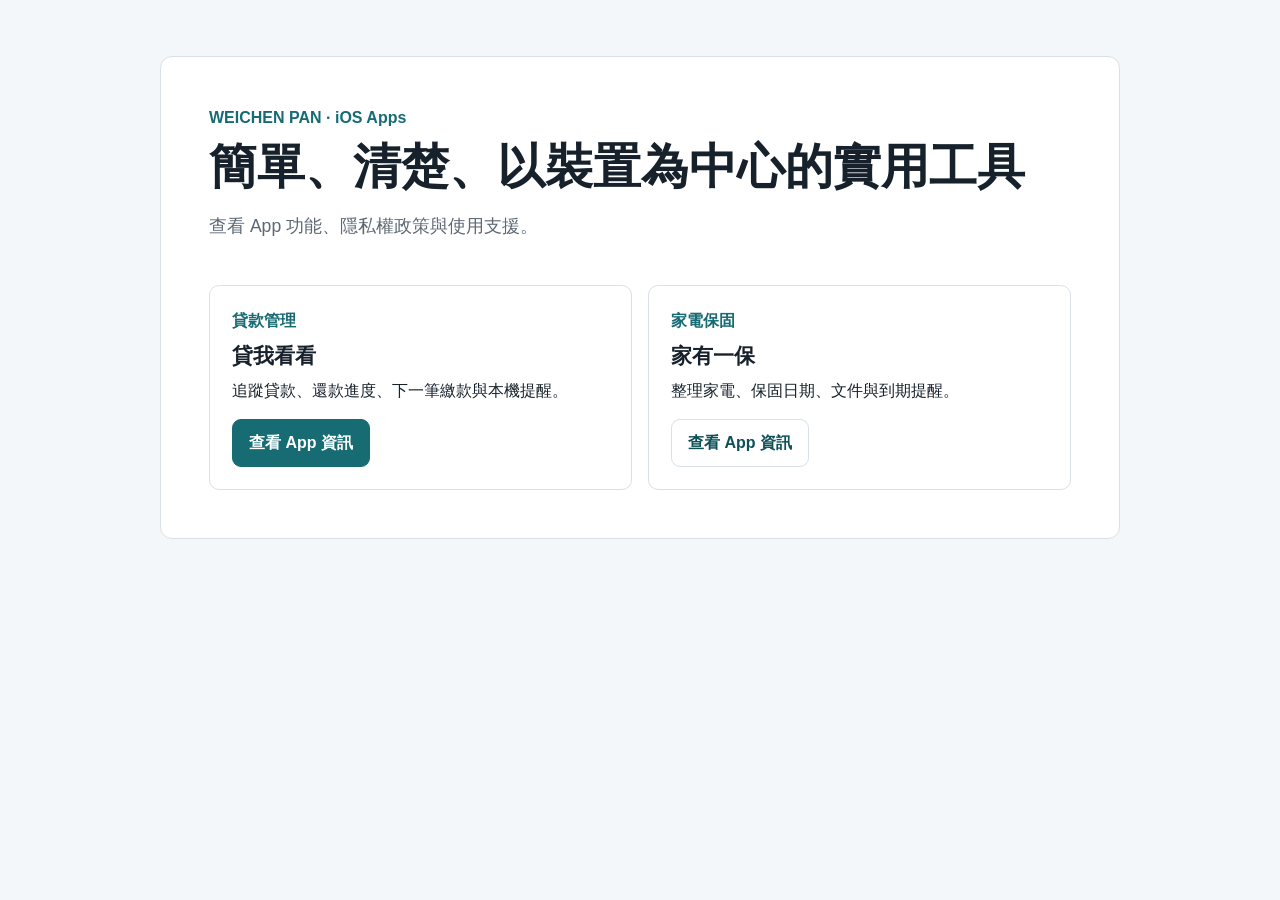
<file: index.html>
<!doctype html>
<html lang="zh-Hant">
<head>
  <meta charset="utf-8">
  <meta name="viewport" content="width=device-width, initial-scale=1">
  <title>WEICHEN PAN | iOS App</title>
  <meta name="description" content="WEICHEN PAN 開發的 iOS App、隱私權政策與支援資訊。">
  <link rel="stylesheet" href="./style.css">
</head>
<body>
  <main class="page">
    <section class="hero">
      <p class="eyebrow">WEICHEN PAN · iOS Apps</p>
      <h1>簡單、清楚、以裝置為中心的實用工具</h1>
      <p class="lead">查看 App 功能、隱私權政策與使用支援。</p>

      <div class="app-grid" aria-label="App 清單">
        <article class="app-card">
          <p class="tag">貸款管理</p>
          <h2>貸我看看</h2>
          <p>追蹤貸款、還款進度、下一筆繳款與本機提醒。</p>
          <a class="button primary" href="./loanrepaymentprogress/">查看 App 資訊</a>
        </article>

        <article class="app-card">
          <p class="tag">家電保固</p>
          <h2>家有一保</h2>
          <p>整理家電、保固日期、文件與到期提醒。</p>
          <a class="button" href="https://leopan0554.github.io/homewarranty-support/">查看 App 資訊</a>
        </article>
      </div>
    </section>
  </main>
</body>
</html>
</file>
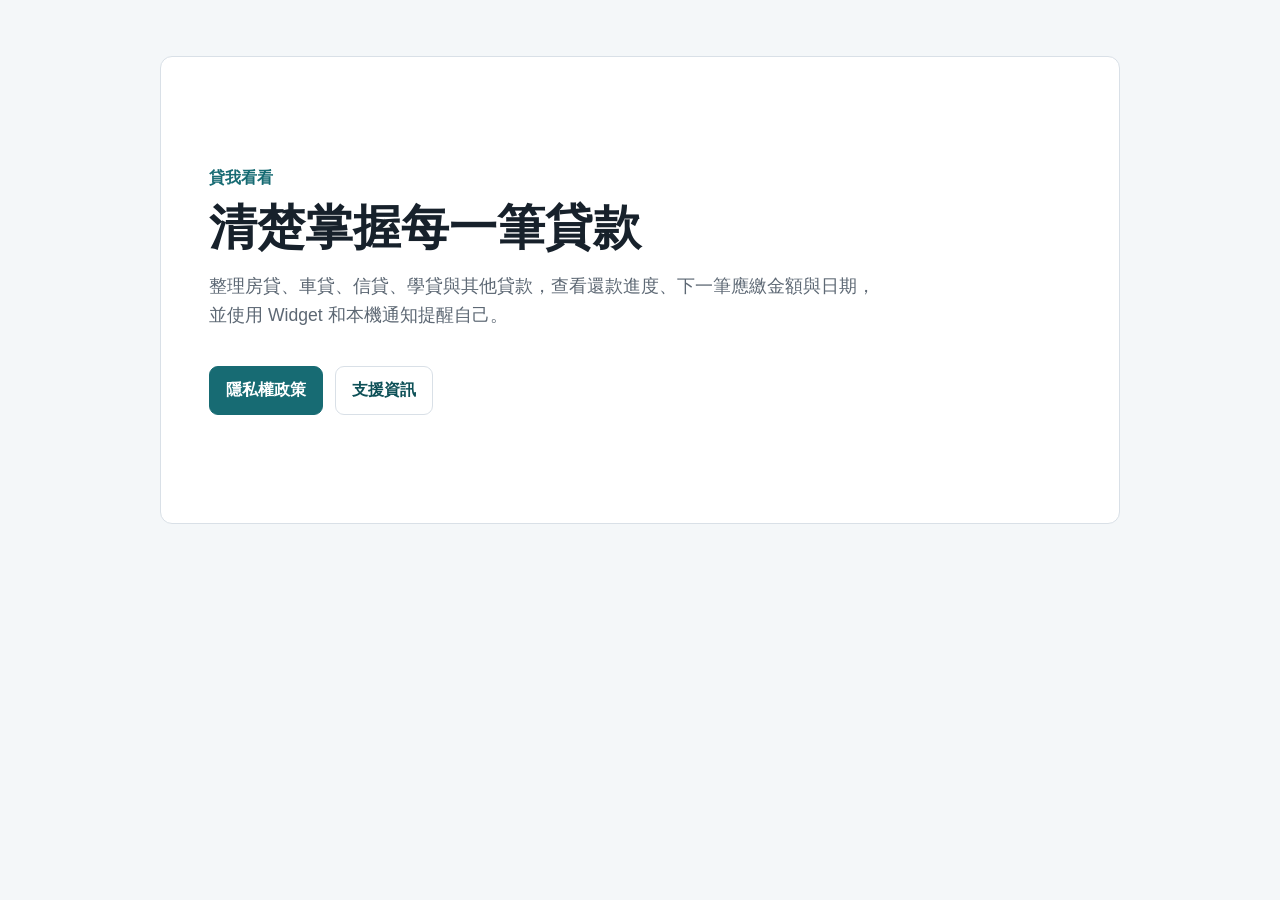
<file: loanrepaymentprogress/index.html>
<!doctype html>
<html lang="zh-Hant">
<head>
  <meta charset="utf-8">
  <meta name="viewport" content="width=device-width, initial-scale=1">
  <title>貸我看看 | 貸款與還款進度</title>
  <meta name="description" content="貸我看看 iOS App 的功能、隱私權政策與支援資訊。">
  <link rel="stylesheet" href="../style.css">
</head>
<body>
  <main class="page">
    <section class="hero">
      <p class="eyebrow">貸我看看</p>
      <h1>清楚掌握每一筆貸款</h1>
      <p class="lead">整理房貸、車貸、信貸、學貸與其他貸款，查看還款進度、下一筆應繳金額與日期，並使用 Widget 和本機通知提醒自己。</p>
      <nav class="actions" aria-label="主要連結">
        <a class="button primary" href="./privacy.html">隱私權政策</a>
        <a class="button" href="./support.html">支援資訊</a>
      </nav>
    </section>
  </main>
</body>
</html>
</file>
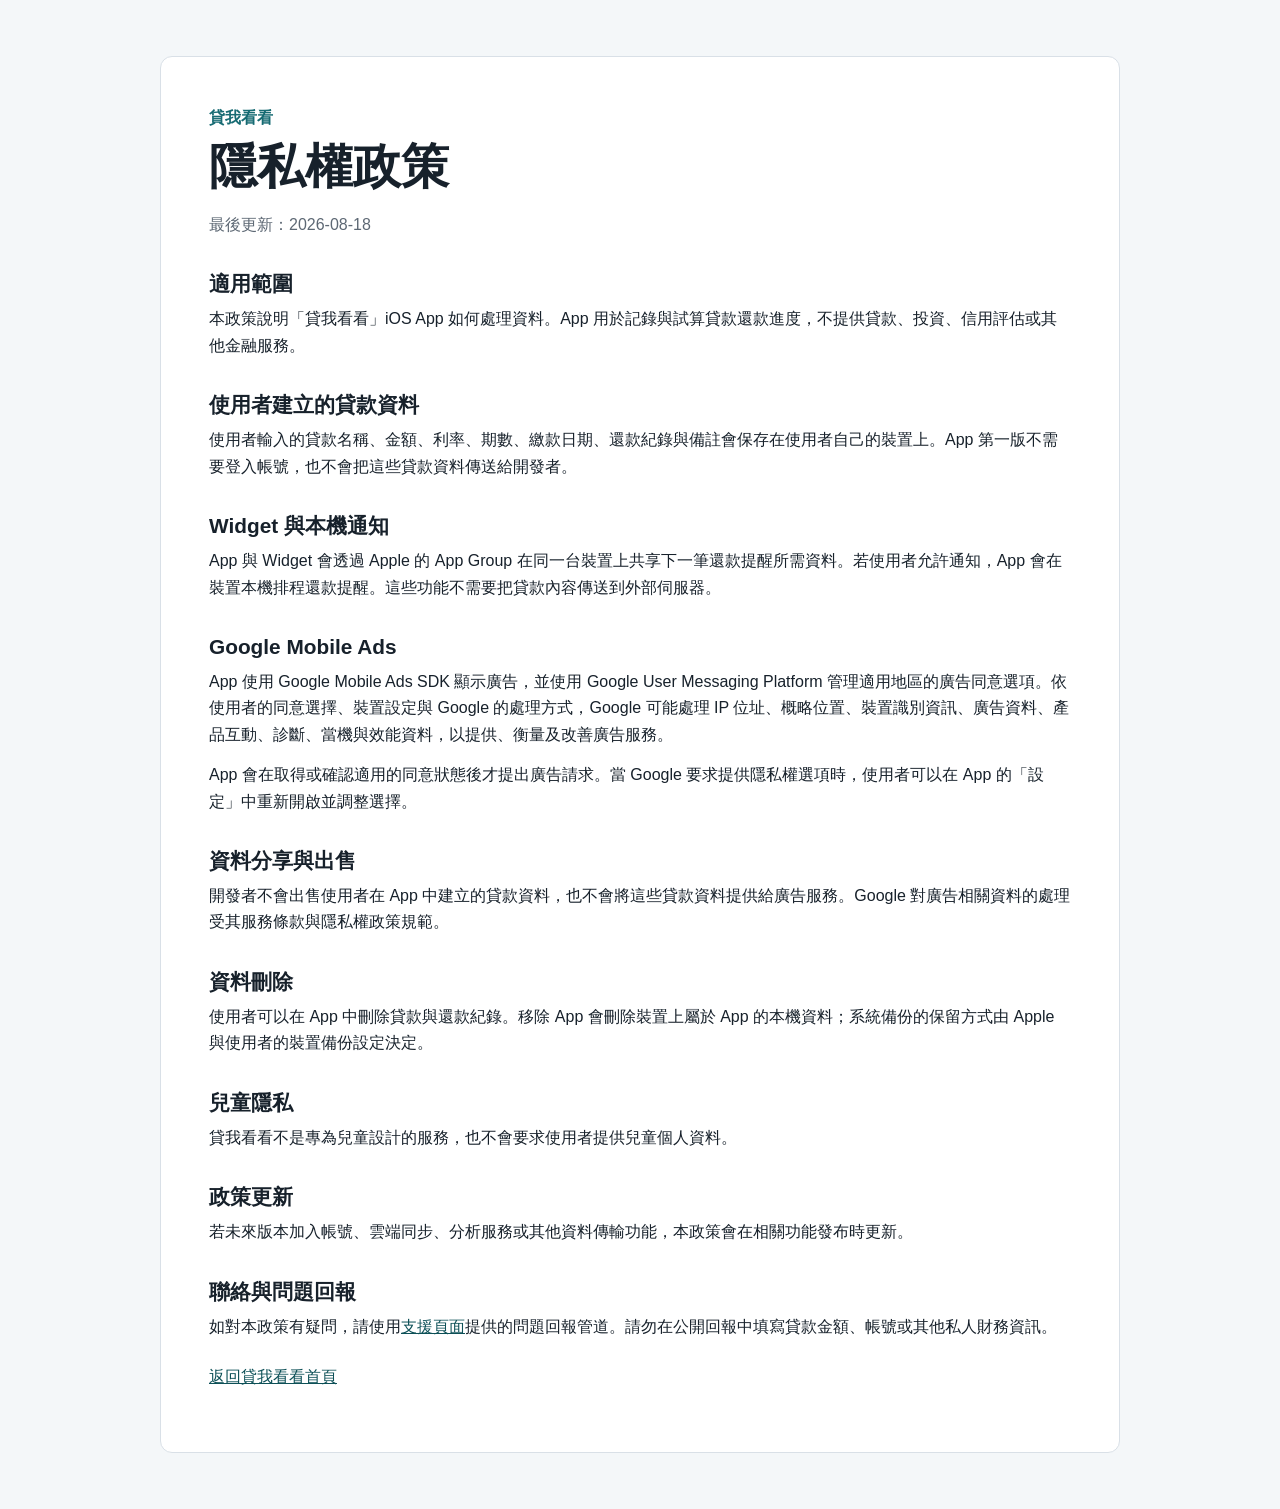
<file: loanrepaymentprogress/privacy.html>
<!doctype html>
<html lang="zh-Hant">
<head>
  <meta charset="utf-8">
  <meta name="viewport" content="width=device-width, initial-scale=1">
  <title>隱私權政策 | 貸我看看</title>
  <meta name="description" content="貸我看看 iOS App 的隱私權政策。">
  <link rel="stylesheet" href="../style.css">
</head>
<body>
  <main class="page">
    <article class="content">
      <p class="eyebrow">貸我看看</p>
      <h1>隱私權政策</h1>
      <p class="muted">最後更新：2026-08-18</p>

      <h2>適用範圍</h2>
      <p>本政策說明「貸我看看」iOS App 如何處理資料。App 用於記錄與試算貸款還款進度，不提供貸款、投資、信用評估或其他金融服務。</p>

      <h2>使用者建立的貸款資料</h2>
      <p>使用者輸入的貸款名稱、金額、利率、期數、繳款日期、還款紀錄與備註會保存在使用者自己的裝置上。App 第一版不需要登入帳號，也不會把這些貸款資料傳送給開發者。</p>

      <h2>Widget 與本機通知</h2>
      <p>App 與 Widget 會透過 Apple 的 App Group 在同一台裝置上共享下一筆還款提醒所需資料。若使用者允許通知，App 會在裝置本機排程還款提醒。這些功能不需要把貸款內容傳送到外部伺服器。</p>

      <h2>Google Mobile Ads</h2>
      <p>App 使用 Google Mobile Ads SDK 顯示廣告，並使用 Google User Messaging Platform 管理適用地區的廣告同意選項。依使用者的同意選擇、裝置設定與 Google 的處理方式，Google 可能處理 IP 位址、概略位置、裝置識別資訊、廣告資料、產品互動、診斷、當機與效能資料，以提供、衡量及改善廣告服務。</p>
      <p>App 會在取得或確認適用的同意狀態後才提出廣告請求。當 Google 要求提供隱私權選項時，使用者可以在 App 的「設定」中重新開啟並調整選擇。</p>

      <h2>資料分享與出售</h2>
      <p>開發者不會出售使用者在 App 中建立的貸款資料，也不會將這些貸款資料提供給廣告服務。Google 對廣告相關資料的處理受其服務條款與隱私權政策規範。</p>

      <h2>資料刪除</h2>
      <p>使用者可以在 App 中刪除貸款與還款紀錄。移除 App 會刪除裝置上屬於 App 的本機資料；系統備份的保留方式由 Apple 與使用者的裝置備份設定決定。</p>

      <h2>兒童隱私</h2>
      <p>貸我看看不是專為兒童設計的服務，也不會要求使用者提供兒童個人資料。</p>

      <h2>政策更新</h2>
      <p>若未來版本加入帳號、雲端同步、分析服務或其他資料傳輸功能，本政策會在相關功能發布時更新。</p>

      <h2>聯絡與問題回報</h2>
      <p>如對本政策有疑問，請使用<a href="./support.html">支援頁面</a>提供的問題回報管道。請勿在公開回報中填寫貸款金額、帳號或其他私人財務資訊。</p>

      <p class="back"><a href="./">返回貸我看看首頁</a></p>
    </article>
  </main>
</body>
</html>
</file>
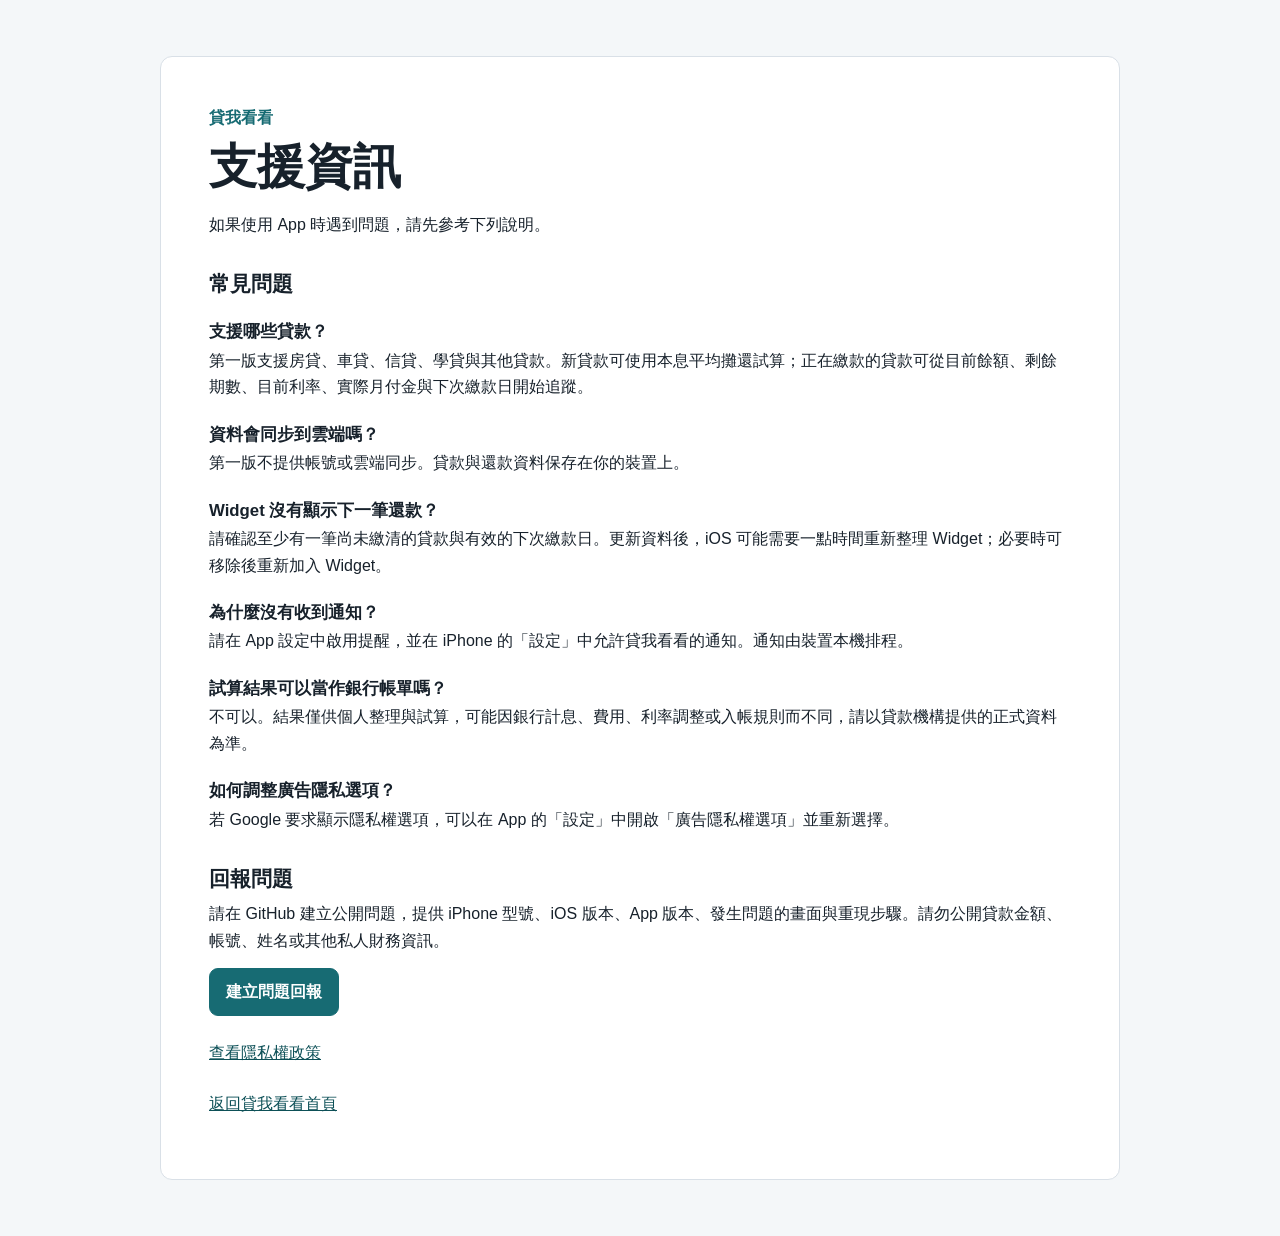
<file: loanrepaymentprogress/support.html>
<!doctype html>
<html lang="zh-Hant">
<head>
  <meta charset="utf-8">
  <meta name="viewport" content="width=device-width, initial-scale=1">
  <title>支援資訊 | 貸我看看</title>
  <meta name="description" content="貸我看看 iOS App 的使用說明與支援資訊。">
  <link rel="stylesheet" href="../style.css">
</head>
<body>
  <main class="page">
    <article class="content">
      <p class="eyebrow">貸我看看</p>
      <h1>支援資訊</h1>
      <p>如果使用 App 時遇到問題，請先參考下列說明。</p>

      <h2>常見問題</h2>
      <h3>支援哪些貸款？</h3>
      <p>第一版支援房貸、車貸、信貸、學貸與其他貸款。新貸款可使用本息平均攤還試算；正在繳款的貸款可從目前餘額、剩餘期數、目前利率、實際月付金與下次繳款日開始追蹤。</p>

      <h3>資料會同步到雲端嗎？</h3>
      <p>第一版不提供帳號或雲端同步。貸款與還款資料保存在你的裝置上。</p>

      <h3>Widget 沒有顯示下一筆還款？</h3>
      <p>請確認至少有一筆尚未繳清的貸款與有效的下次繳款日。更新資料後，iOS 可能需要一點時間重新整理 Widget；必要時可移除後重新加入 Widget。</p>

      <h3>為什麼沒有收到通知？</h3>
      <p>請在 App 設定中啟用提醒，並在 iPhone 的「設定」中允許貸我看看的通知。通知由裝置本機排程。</p>

      <h3>試算結果可以當作銀行帳單嗎？</h3>
      <p>不可以。結果僅供個人整理與試算，可能因銀行計息、費用、利率調整或入帳規則而不同，請以貸款機構提供的正式資料為準。</p>

      <h3>如何調整廣告隱私選項？</h3>
      <p>若 Google 要求顯示隱私權選項，可以在 App 的「設定」中開啟「廣告隱私權選項」並重新選擇。</p>

      <h2>回報問題</h2>
      <p>請在 GitHub 建立公開問題，提供 iPhone 型號、iOS 版本、App 版本、發生問題的畫面與重現步驟。請勿公開貸款金額、帳號、姓名或其他私人財務資訊。</p>
      <p><a class="button primary" href="https://github.com/leopan0554/leopan0554.github.io/issues/new">建立問題回報</a></p>

      <p class="back"><a href="./privacy.html">查看隱私權政策</a></p>
      <p class="back"><a href="./">返回貸我看看首頁</a></p>
    </article>
  </main>
</body>
</html>
</file>
<file: style.css>
:root {
  color-scheme: light;
  --ink: #17212b;
  --muted: #5d6874;
  --line: #d9e0e7;
  --bg: #f4f7f9;
  --surface: #ffffff;
  --accent: #176b73;
  --accent-strong: #0d5057;
  --focus: #1769ff;
}

* {
  box-sizing: border-box;
}

html {
  font-family: -apple-system, BlinkMacSystemFont, "SF Pro Text", "Noto Sans TC", "PingFang TC", "Microsoft JhengHei", sans-serif;
  line-height: 1.65;
  color: var(--ink);
  background: var(--bg);
}

body {
  margin: 0;
}

a {
  color: var(--accent-strong);
}

a:focus-visible {
  outline: 3px solid var(--focus);
  outline-offset: 3px;
}

.page {
  width: min(960px, calc(100% - 32px));
  margin: 0 auto;
  padding: 56px 0;
}

.hero,
.content {
  background: var(--surface);
  border: 1px solid var(--line);
  border-radius: 12px;
  padding: clamp(24px, 5vw, 48px);
}

.hero {
  min-height: 52vh;
  display: flex;
  flex-direction: column;
  justify-content: center;
}

.eyebrow,
.tag {
  margin: 0 0 8px;
  color: var(--accent);
  font-weight: 700;
}

h1 {
  margin: 0 0 16px;
  font-size: clamp(2rem, 6vw, 3rem);
  line-height: 1.18;
}

h2 {
  margin: 32px 0 8px;
  font-size: 1.3rem;
  line-height: 1.35;
}

h3 {
  margin: 22px 0 4px;
  font-size: 1.05rem;
  line-height: 1.4;
}

p,
ul {
  margin: 0 0 14px;
}

.lead,
.muted {
  color: var(--muted);
}

.lead {
  max-width: 680px;
  font-size: 1.1rem;
}

.actions {
  display: flex;
  flex-wrap: wrap;
  gap: 12px;
  margin-top: 22px;
}

.button {
  display: inline-flex;
  align-items: center;
  justify-content: center;
  min-height: 44px;
  padding: 10px 16px;
  border: 1px solid var(--line);
  border-radius: 9px;
  color: var(--accent-strong);
  text-decoration: none;
  font-weight: 700;
  background: var(--surface);
}

.button.primary {
  color: #ffffff;
  background: var(--accent);
  border-color: var(--accent);
}

.app-grid {
  display: grid;
  grid-template-columns: repeat(auto-fit, minmax(240px, 1fr));
  gap: 16px;
  margin-top: 30px;
}

.app-card {
  border: 1px solid var(--line);
  border-radius: 10px;
  padding: 22px;
}

.app-card h2 {
  margin-top: 0;
}

.back {
  margin-top: 24px;
}

@media (max-width: 560px) {
  .page {
    width: min(100% - 20px, 960px);
    padding: 24px 0;
  }

  .hero,
  .content {
    padding: 22px;
  }

  .button {
    width: 100%;
  }
}
</file>
